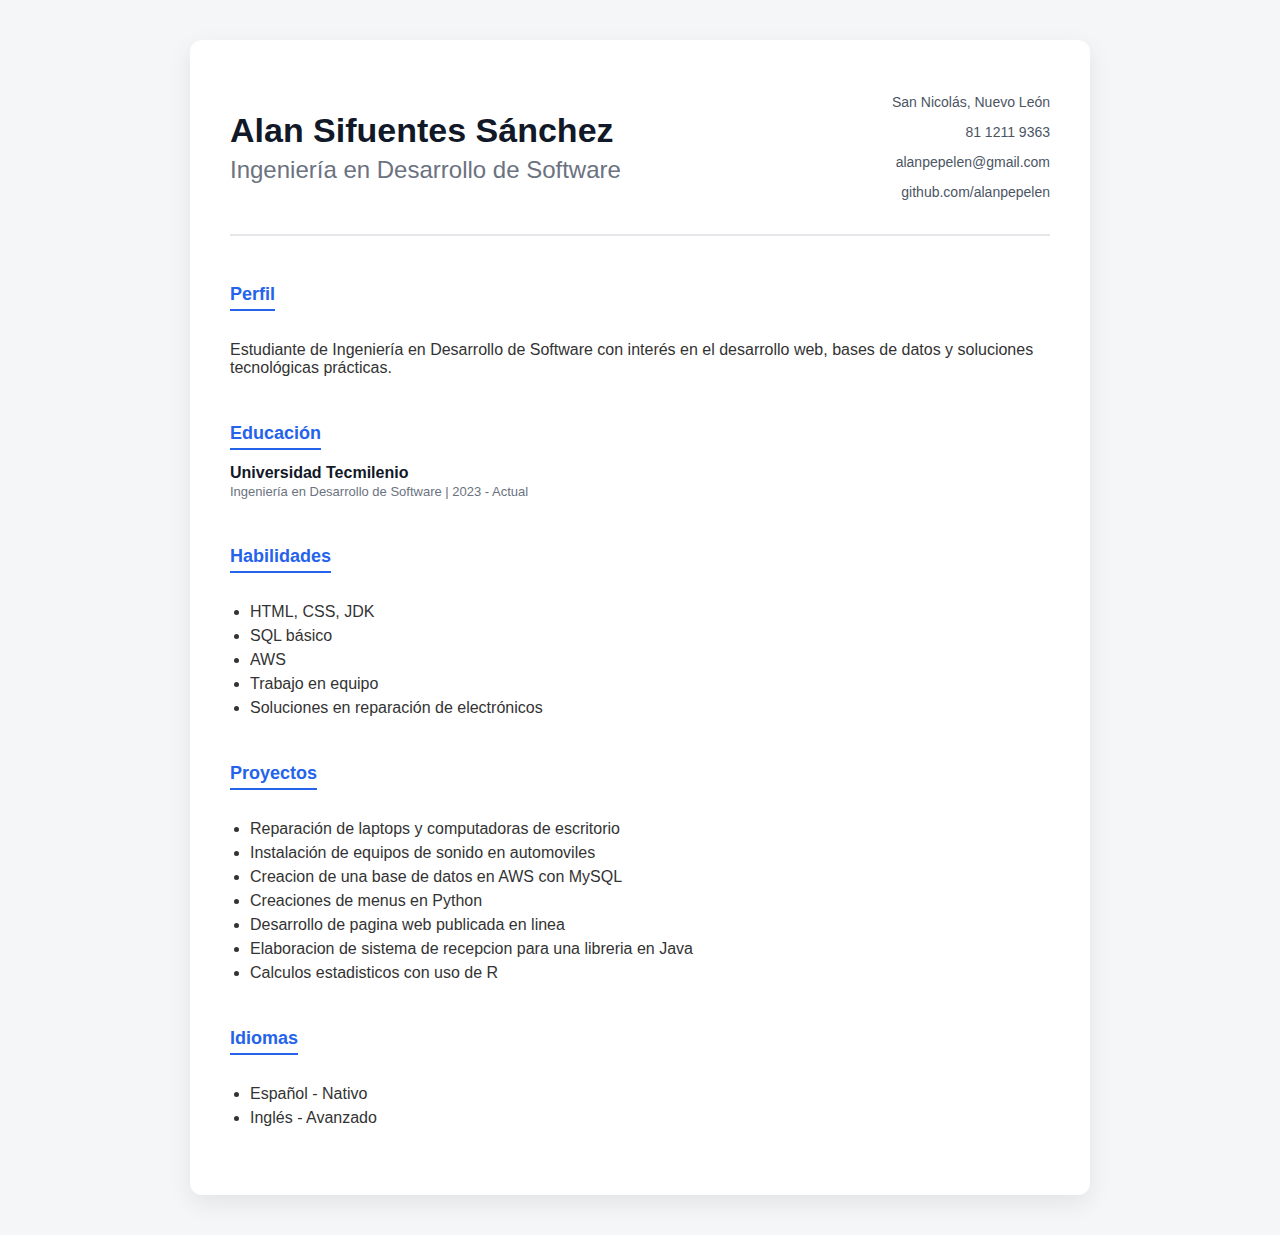
<file: index.html>
<!DOCTYPE html>
<html lang="es">
<head>
    <meta charset="UTF-8">
    <meta name="viewport" content="width=device-width, initial-scale=1.0">
    <title>Curriculum Vitae - Alan Sifuentes Sánchez</title>
    <link rel="stylesheet" href="styles.css">
</head>
<body>
    <div class="container">
        <header>
            <div>
                <h1>Alan Sifuentes Sánchez</h1>
                <h2>Ingeniería en Desarrollo de Software</h2>
            </div>
            <div class="contact">
                <p> San Nicolás, Nuevo León</p>
                <p> 81 1211 9363</p>
                <p> alanpepelen@gmail.com</p>
                <p> github.com/alanpepelen</p>
            </div>
        </header>
        <section>
            <h3>Perfil</h3>
            <p>
                Estudiante de Ingeniería en Desarrollo de Software con interés en el desarrollo web, bases de datos y soluciones tecnológicas prácticas.
            </p>
        </section>


        <section>
            <h3>Educación</h3>
            <div class="item">
                <h4>Universidad Tecmilenio</h4>
                <span>Ingeniería en Desarrollo de Software | 2023 - Actual</span>
            </div>
        </section>


        <section>
            <h3>Habilidades</h3>
            <ul>
                <li>HTML, CSS, JDK</li>
                <li>SQL básico</li>
                <li>AWS</li>
                <li>Trabajo en equipo</li>
                <li>Soluciones en reparación de electrónicos</li>
            </ul>
        </section>


        <section>
            <h3>Proyectos</h3>
            <div class="item">
                <ul>
                <li>Reparación de laptops y computadoras de escritorio</li>
                <li>Instalación de equipos de sonido en automoviles</li>
                <li>Creacion de una base de datos en AWS con MySQL</li>
                <li>Creaciones de menus en Python</li>
                <li>Desarrollo de pagina web publicada en linea</li>
                <li>Elaboracion de sistema de recepcion para una libreria en Java</li>
                <li>Calculos estadisticos con uso de R</li>
                </ul>
            </div>
        </section>


        <section>
            <h3>Idiomas</h3>
            <ul>
                <li>Español - Nativo</li>
                <li>Inglés - Avanzado</li>
            </ul>
        </section>
    </div>
</body>
</html>
</file>
<file: styles.css>
* {
  box-sizing: border-box;
  font-family: "Segoe UI", Arial, sans-serif;
}

body {
  margin: 0;
  background: #f4f6f8;
  color: #333;
}

.container {
  max-width: 900px;
  margin: 40px auto;
  background: #fff;
  padding: 40px;
  border-radius: 12px;
  box-shadow: 0 8px 25px rgba(0,0,0,0.08);
}

/* HEADER */

header {
  display: flex;
  justify-content: space-between;
  align-items: center;
  border-bottom: 2px solid #e5e7eb;
  padding-bottom: 20px;
  margin-bottom: 30px;
}

header h1 {
  margin: 0;
  font-size: 34px;
  color: #111827;
}

header h2 {
  margin: 6px 0 0;
  font-weight: normal;
  color: #6b7280;
}

.contact {
  text-align: right;
  font-size: 14px;
  color: #4b5563;
}

/* SECCIONES */

section {
  margin-bottom: 28px;
}

section h3 {
  margin-bottom: 14px;
  color: #2563eb;
  border-bottom: 2px solid #2563eb;
  display: inline-block;
  padding-bottom: 4px;
  font-size: 18px;
}

/* ITEMS */

.item {
  margin-bottom: 14px;
}

.item h4 {
  margin: 0;
  font-size: 16px;
  color: #111827;
}

.item span {
  font-size: 13px;
  color: #6b7280;
}

/* LISTAS */

ul {
  padding-left: 20px;
}

li {
  margin-bottom: 6px;
}

/* RESPONSIVE */

@media (max-width: 600px) {
  header {
    flex-direction: column;
    align-items: flex-start;
  }

  .contact {
    text-align: left;
    margin-top: 10px;
  }
}
</file>
